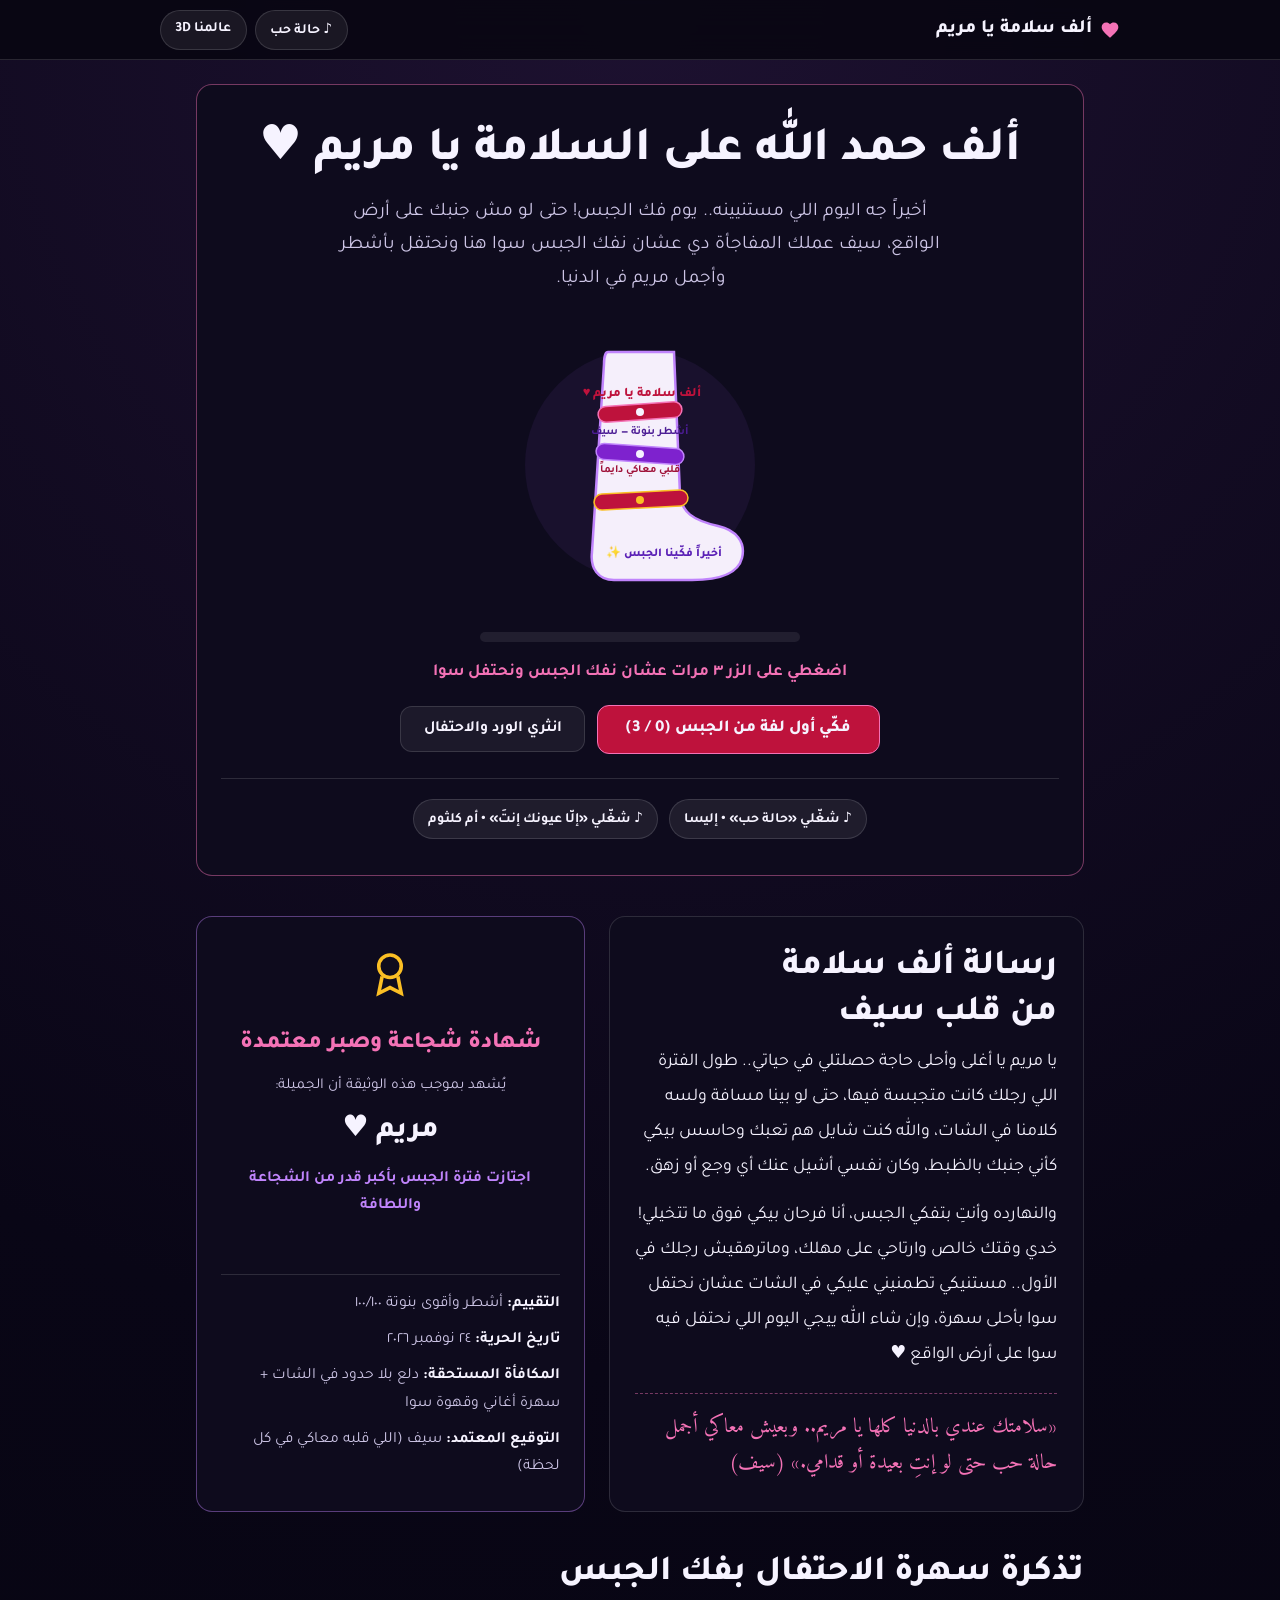
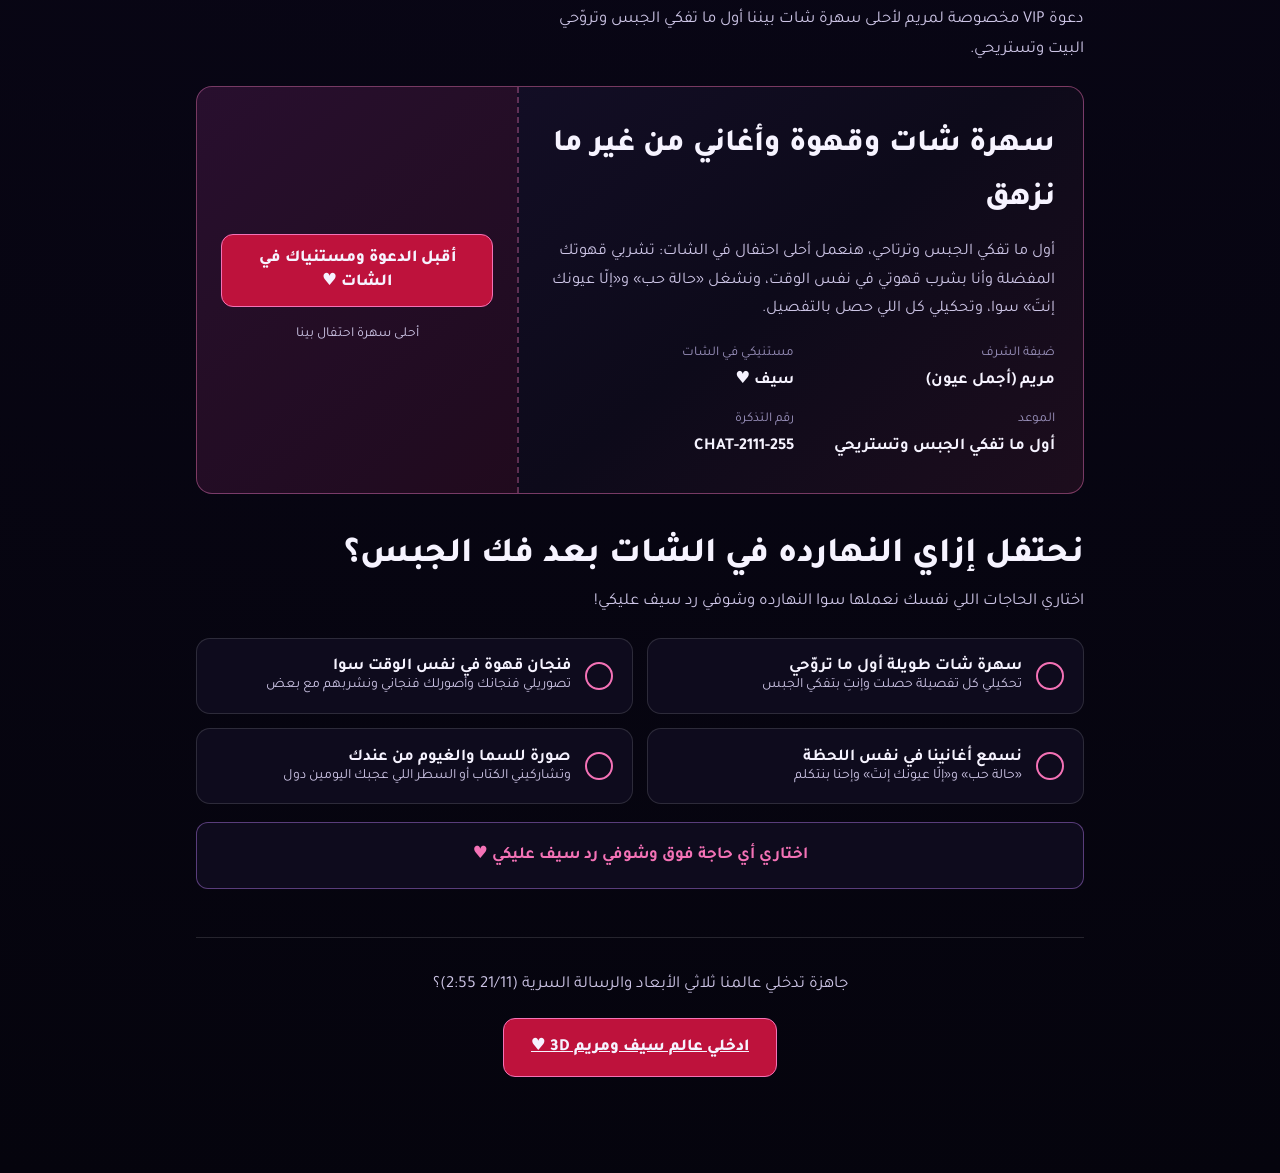
<file: salamtek.html>
<!DOCTYPE html>
<html lang="ar" dir="rtl">
<head>
  <meta charset="UTF-8" />
  <meta name="viewport" content="width=device-width, initial-scale=1.0, viewport-fit=cover" />
  <meta http-equiv="Cache-Control" content="no-cache, no-store, must-revalidate" />
  <meta name="theme-color" content="#05040d" />
  <meta name="apple-mobile-web-app-capable" content="yes" />
  <meta property="og:type" content="website" />
  <meta property="og:title" content="ألف حمد الله على السلامة يا مريم ♥ | مفاجأة فك الجبس من سيف" />
  <meta property="og:description" content="أخيراً هتفكي الجبس يا أشطر مريم! حتى لو بينا مسافة ولسه كلامنا في الشات، سيف عملك المفاجأة دي عشان يحتفل بيكي ♥" />
  <meta property="og:image" content="https://saiffouad010.github.io/mariam/assets/vinyl-cover.jpg" />
  <title>ألف سلامة يا مريم ♥ | مفاجأة فك الجبس من سيف</title>
  <link rel="preconnect" href="https://fonts.googleapis.com" />
  <link rel="preconnect" href="https://fonts.gstatic.com" crossorigin />
  <link
    href="https://fonts.googleapis.com/css2?family=Amiri:ital,wght@0,400;0,700;1,400&family=Cairo:wght@400;700;800&family=Courier+Prime:wght@400;700&family=Tajawal:wght@400;700;800&display=swap"
    rel="stylesheet"
  />
  <link rel="stylesheet" href="salamtek.css?v=20261124b" />
</head>
<body>
  <canvas id="celebration-canvas" aria-hidden="true"></canvas>

  <header class="top-nav">
    <div class="top-nav-inner">
      <a href="#cast-hero" class="nav-brand">
        <svg width="20" height="20" viewBox="0 0 24 24" fill="currentColor" aria-hidden="true">
          <path d="M12 21.35l-1.45-1.32C5.4 15.36 2 12.28 2 8.5 2 5.42 4.42 3 7.5 3c1.74 0 3.41.81 4.5 2.09C13.09 3.81 14.76 3 16.5 3 19.58 3 22 5.42 22 8.5c0 3.78-3.4 6.86-8.55 11.54L12 21.35z" />
        </svg>
        <span>ألف سلامة يا مريم</span>
      </a>

      <div class="nav-actions">
        <button type="button" class="pill-btn" id="top-play-elissa-btn">
          <span>♪ حالة حب</span>
        </button>
        <a href="modern.html" class="pill-btn">
          <span>عالمنا 3D</span>
        </a>
      </div>
    </div>
  </header>

  <main class="surprise-shell">
    <!-- Stage 1: Interactive Cast Unwrapping Hero -->
    <section class="cast-hero-panel" id="cast-hero">
      <h1 class="hero-main-heading">ألف حمد الله على السلامة يا مريم ♥</h1>
      <p class="hero-subcopy">
        أخيراً جه اليوم اللي مستنيينه.. يوم فك الجبس! حتى لو مش جنبك على أرض الواقع، سيف عملك المفاجأة دي عشان نفك الجبس سوا هنا ونحتفل بأشطر وأجمل مريم في الدنيا.
      </p>

      <div class="cast-visual-stage">
        <svg class="cast-svg" id="cast-svg" viewBox="0 0 320 290" fill="none" aria-label="رسمة تفاعلية للجبس وعليه توقيعات سيف لمريم">
          <circle cx="160" cy="145" r="115" fill="#1f1436" opacity="0.65" />

          <path
            d="M128 32 H194 L200 175 C202 192, 212 200, 238 206 C256 210, 266 222, 262 238 C258 254, 240 260, 212 260 H134 C118 260, 110 248, 112 232 L124 44 C124 36, 126 32, 128 32 Z"
            fill="#f5effb"
            stroke="#c084fc"
            stroke-width="2.5"
          />

          <text x="162" y="76" text-anchor="middle" fill="#be123c" font-family="Tajawal, sans-serif" font-weight="800" font-size="13">ألف سلامة يا مريم ♥</text>
          <text x="160" y="114" text-anchor="middle" fill="#4c1d95" font-family="Tajawal, sans-serif" font-weight="700" font-size="11.5">أشطر بنوتة — سيف</text>
          <text x="160" y="152" text-anchor="middle" fill="#9f1239" font-family="Tajawal, sans-serif" font-weight="700" font-size="11">قلبي معاكي دايماً</text>
          <text x="184" y="236" text-anchor="middle" fill="#5b21b6" font-family="Tajawal, sans-serif" font-weight="800" font-size="12">أخيراً فكّينا الجبس ✨</text>

          <g class="cast-band-1">
            <rect x="118" y="84" width="84" height="16" rx="8" fill="#be123c" stroke="#f472b6" stroke-width="1.5" transform="rotate(-4 160 92)" />
            <circle cx="160" cy="92" r="4" fill="#f6f3ff" />
          </g>

          <g class="cast-band-2">
            <rect x="116" y="126" width="88" height="16" rx="8" fill="#7e22ce" stroke="#c084fc" stroke-width="1.5" transform="rotate(4 160 134)" />
            <circle cx="160" cy="134" r="4" fill="#f6f3ff" />
          </g>

          <g class="cast-band-3">
            <rect x="114" y="172" width="94" height="16" rx="8" fill="#be123c" stroke="#fbbf24" stroke-width="1.5" transform="rotate(-3 160 180)" />
            <circle cx="160" cy="180" r="4" fill="#fbbf24" />
          </g>
        </svg>

        <div class="freed-emblem" id="freed-emblem">
          <svg width="112" height="112" viewBox="0 0 120 120" fill="none" aria-hidden="true">
            <circle cx="60" cy="60" r="52" fill="#1f1233" stroke="#f472b6" stroke-width="2.5" />
            <path d="M60 28 C68 38, 72 52, 60 66 C48 52, 52 38, 60 28 Z" fill="#be123c" stroke="#f6f3ff" stroke-width="1.5" />
            <path d="M40 52 C48 54, 54 62, 60 66 C66 62, 72 54, 80 52" stroke="#f472b6" stroke-width="2.2" stroke-linecap="round" />
            <path d="M60 66 V94" stroke="#34d399" stroke-width="3" stroke-linecap="round" />
            <path d="M60 80 C50 75, 44 77, 42 82 C48 85, 55 83, 60 80 Z" fill="#34d399" />
            <path d="M60 76 C70 71, 76 73, 78 78 C72 81, 65 79, 60 76 Z" fill="#34d399" />
            <circle cx="60" cy="46" r="5" fill="#fbbf24" />
          </svg>
          <div style="font-weight:800;font-size:1.55rem;color:var(--accent-pink);">مبروك فك الجبس يا حبيبتي!</div>
          <p style="color:var(--text-secondary);max-width:42ch;">
            ألف سلامة على رجلك الحلوة يا مريم.. طمنيني عليكي في الشات أول ما تخلصي ♥
          </p>
        </div>
      </div>

      <div class="unwrap-progress-track" aria-hidden="true">
        <div class="unwrap-progress-fill" id="unwrap-progress-fill"></div>
      </div>

      <p class="unwrap-status-msg" id="unwrap-status-msg" role="status" aria-live="polite">
        اضغطي على الزر ٣ مرات عشان نفك الجبس ونحتفل سوا
      </p>

      <div class="unwrap-controls-row">
        <button type="button" class="btn-rose" id="unwrap-cast-btn">
          <span id="unwrap-btn-text">فكّي أول لفة من الجبس (0 / 3)</span>
        </button>

        <button type="button" class="btn-outline" id="shower-celebration-btn">
          <span>انثري الورد والاحتفال</span>
        </button>
      </div>

      <div class="music-bar-card">
        <button type="button" class="pill-btn" id="play-elissa-btn">
          <span id="elissa-btn-label">♪ شغّلي «حالة حب» • إليسا</span>
        </button>
        <button type="button" class="pill-btn" id="play-umm-btn">
          <span id="umm-btn-label">♪ شغّلي «إلّا عيونك إنتَ» • أم كلثوم</span>
        </button>
      </div>

      <audio id="audio-elissa" src="assets/halet-hob.mp3" preload="metadata" playsinline></audio>
      <audio id="audio-umm" src="assets/ella-oyounak-enta.mp3" preload="metadata" playsinline></audio>
    </section>

    <!-- Stage 2: Heartfelt Recovery Letter & Official Courage Certificate -->
    <section class="section-block two-col-grid">
      <article class="glass-panel">
        <div>
          <h2 class="section-title">رسالة ألف سلامة من قلب سيف</h2>
          <p class="letter-prose">
            يا مريم يا أغلى وأحلى حاجة حصلتلي في حياتي.. طول الفترة اللي رجلك كانت متجبسة فيها، حتى لو بينا مسافة ولسه كلامنا في الشات، والله كنت شايل هم تعبك وحاسس بيكي كأني جنبك بالظبط، وكان نفسي أشيل عنك أي وجع أو زهق.
          </p>
          <p class="letter-prose" style="margin-top:0.85rem;">
            والنهارده وأنتِ بتفكي الجبس، أنا فرحان بيكي فوق ما تتخيلي! خدي وقتك خالص وارتاحي على مهلك، وماترهقيش رجلك في الأول.. مستنيكي تطمنيني عليكي في الشات عشان نحتفل سوا بأحلى سهرة، وإن شاء الله ييجي اليوم اللي نحتفل فيه سوا على أرض الواقع ♥
          </p>
        </div>

        <blockquote class="letter-quote">
          «سلامتك عندي بالدنيا كلها يا مريم.. وبعيش معاكي أجمل حالة حب حتى لو إنتِ بعيدة أو قدامي.» (سيف)
        </blockquote>
      </article>

      <article class="certificate-panel">
        <div>
          <svg class="cert-wreath" width="54" height="54" viewBox="0 0 24 24" fill="none" stroke="currentColor" stroke-width="1.6" aria-hidden="true">
            <circle cx="12" cy="9" r="5" />
            <path d="M8.5 13.5 7 21l5-2.5L17 21l-1.5-7.5" />
          </svg>
          <h2 class="cert-heading">شهادة شجاعة وصبر معتمدة</h2>
          <p style="color:var(--text-secondary);font-size:0.95rem;">يُشهد بموجب هذه الوثيقة أن الجميلة:</p>
          <div class="cert-recipient">مريم ♥</div>
          <p style="color:var(--accent-violet);font-weight:700;font-size:0.98rem;">
            اجتازت فترة الجبس بأكبر قدر من الشجاعة واللطافة
          </p>
        </div>

        <ul class="cert-details-list">
          <li><strong>التقييم:</strong> أشطر وأقوى بنوتة ١٠٠/١٠٠</li>
          <li><strong>تاريخ الحرية:</strong> ٢٤ نوفمبر ٢٠٢٦</li>
          <li><strong>المكافأة المستحقة:</strong> دلع بلا حدود في الشات + سهرة أغاني وقهوة سوا</li>
          <li><strong>التوقيع المعتمد:</strong> سيف (اللي قلبه معاكي في كل لحظة)</li>
        </ul>
      </article>
    </section>

    <!-- Stage 3: VIP Chat Celebration Pass -->
    <section class="section-block">
      <h2 class="section-title">تذكرة سهرة الاحتفال بفك الجبس</h2>
      <p class="section-desc">
        دعوة VIP مخصوصة لمريم لأحلى سهرة شات بيننا أول ما تفكي الجبس وتروّحي البيت وتستريحي.
      </p>

      <div class="vip-ticket">
        <div class="ticket-main-side">
          <h3 class="ticket-heading">سهرة شات وقهوة وأغاني من غير ما نزهق</h3>
          <p style="color:var(--text-secondary);font-size:1.02rem;">
            أول ما تفكي الجبس وترتاحي، هنعمل أحلى احتفال في الشات: تشربي قهوتك المفضلة وأنا بشرب قهوتي في نفس الوقت، ونشغل «حالة حب» و«إلّا عيونك إنتَ» سوا، وتحكيلي كل اللي حصل بالتفصيل.
          </p>

          <div class="ticket-meta-grid">
            <div>
              <span class="ticket-field-label">ضيفة الشرف</span>
              <span class="ticket-field-val">مريم (أجمل عيون)</span>
            </div>
            <div>
              <span class="ticket-field-label">مستنيكي في الشات</span>
              <span class="ticket-field-val">سيف ♥</span>
            </div>
            <div>
              <span class="ticket-field-label">الموعد</span>
              <span class="ticket-field-val">أول ما تفكي الجبس وتستريحي</span>
            </div>
            <div>
              <span class="ticket-field-label">رقم التذكرة</span>
              <span class="ticket-field-val tabular-nums">CHAT-2111-255</span>
            </div>
          </div>
        </div>

        <div class="ticket-stub-side">
          <div class="ticket-stamp-badge" id="ticket-stamp-badge">تم الحجز بالحب ✓</div>
          <button type="button" class="btn-rose" id="claim-ticket-btn" style="width:100%;">
            <span id="claim-ticket-label">أقبل الدعوة ومستنياك في الشات ♥</span>
          </button>
          <span style="font-size:0.86rem;color:var(--text-secondary);">أحلى سهرة احتفال بينا</span>
        </div>
      </div>
    </section>

    <!-- Stage 4: Interactive Post-Cast Online Couple Wishlist -->
    <section class="section-block">
      <h2 class="section-title">نحتفل إزاي النهارده في الشات بعد فك الجبس؟</h2>
      <p class="section-desc">
        اختاري الحاجات اللي نفسك نعملها سوا النهارده وشوفي رد سيف عليكي!
      </p>

      <div class="wishlist-grid" id="wishlist-grid">
        <button type="button" class="wish-item-btn" data-wish="chat-story" data-reply="مستني رسالتك بفارغ الصبر عشان تطمنيني عليكي وتحكيلي كل لحظة يا مريم ♥">
          <span class="wish-check-circle" aria-hidden="true"></span>
          <span>
            <span class="wish-text-title">سهرة شات طويلة أول ما تروّحي</span>
            <span class="wish-text-sub">تحكيلي كل تفصيلة حصلت وإنتِ بتفكي الجبس</span>
          </span>
        </button>

        <button type="button" class="wish-item-btn" data-wish="sync-coffee" data-reply="اتفقنا! هنعمل القهوة في نفس الدقيقة ونصورها لبعض ونشربها سوا يا أحلى مريم ♥">
          <span class="wish-check-circle" aria-hidden="true"></span>
          <span>
            <span class="wish-text-title">فنجان قهوة في نفس الوقت سوا</span>
            <span class="wish-text-sub">تصوريلي فنجانك وأصورلك فنجاني ونشربهم مع بعض</span>
          </span>
        </button>

        <button type="button" class="wish-item-btn" data-wish="sync-songs" data-reply="هنشغل «حالة حب» و«إلّا عيونك إنتَ» في نفس الثانية ونعيش الجو سوا ♥">
          <span class="wish-check-circle" aria-hidden="true"></span>
          <span>
            <span class="wish-text-title">نسمع أغانينا في نفس اللحظة</span>
            <span class="wish-text-sub">«حالة حب» و«إلّا عيونك إنتَ» وإحنا بنتكلم</span>
          </span>
        </button>

        <button type="button" class="wish-item-btn" data-wish="sky-books" data-reply="مستني أشوف السما والغيوم من تصويرك، وبحب أسمع رأيك في كل كتاب بتقرأيه ♥">
          <span class="wish-check-circle" aria-hidden="true"></span>
          <span>
            <span class="wish-text-title">صورة للسما والغيوم من عندك</span>
            <span class="wish-text-sub">وتشاركيني الكتاب أو السطر اللي عجبك اليومين دول</span>
          </span>
        </button>
      </div>

      <div class="wish-reaction-bar" id="wish-reaction-bar" role="status" aria-live="polite">
        اختاري أي حاجة فوق وشوفي رد سيف عليكي ♥
      </div>
    </section>

    <!-- Portal Back to Full 3D Universe Site -->
    <footer class="footer-portal-cta">
      <p>جاهزة تدخلي عالمنا ثلاثي الأبعاد والرسالة السرية (21/11 2:55)؟</p>
      <a href="modern.html" class="btn-rose">
        <span>ادخلي عالم سيف ومريم 3D ♥</span>
      </a>
    </footer>
  </main>

  <script src="salamtek.js?v=20261124b"></script>
</body>
</html>
</file>
<file: salamtek.css>
@charset "UTF-8";

:root {
  --bg-deep: #05040d;
  --bg-surface: #0e0b1d;
  --bg-elevated: #17122e;

  --text-primary: #f6f3ff;
  --text-secondary: #cdc5e6;
  --text-muted: #9b92bd;

  --accent-rose: #be123c;
  --accent-rose-hover: #9f1239;
  --accent-pink: #f472b6;
  --accent-violet: #c084fc;
  --accent-gold: #fbbf24;
  --accent-mint: #34d399;

  --border-subtle: rgba(255, 255, 255, 0.13);
  --border-rose: rgba(244, 114, 182, 0.45);
  --border-violet: rgba(192, 132, 252, 0.42);

  --font-sans: 'Tajawal', 'Cairo', system-ui, -apple-system, sans-serif;
  --font-poetic: 'Amiri', Georgia, serif;
  --font-mono: 'Courier Prime', monospace;

  --ease-out-expo: cubic-bezier(0.16, 1, 0.3, 1);
}

*,
*::before,
*::after {
  box-sizing: border-box;
  margin: 0;
  padding: 0;
  -webkit-tap-highlight-color: transparent;
}

::selection {
  background-color: var(--accent-rose);
  color: var(--text-primary);
}

html {
  scroll-behavior: smooth;
  font-size: 16px;
  scrollbar-width: thin;
  scrollbar-color: var(--accent-violet) var(--bg-deep);
}

body {
  background: radial-gradient(circle at 50% 0%, #1d1130 0%, #090616 48%, #05040d 100%);
  color: var(--text-primary);
  font-family: var(--font-sans);
  line-height: 1.75;
  min-height: 100vh;
  min-height: 100dvh;
  overflow-x: hidden;
  padding-left: env(safe-area-inset-left);
  padding-right: env(safe-area-inset-right);
}

button,
a,
input {
  font-family: inherit;
  color: inherit;
  touch-action: manipulation;
}

:focus-visible {
  outline: 2px solid var(--accent-violet);
  outline-offset: 3px;
}

.tabular-nums {
  font-variant-numeric: tabular-nums;
}

/* Celebration Canvas (Petals + Sparkles) */
#celebration-canvas {
  position: fixed;
  inset: 0;
  width: 100%;
  height: 100%;
  z-index: 40;
  pointer-events: none;
}

/* Sticky Top Bar */
.top-nav {
  position: sticky;
  top: 0;
  z-index: 30;
  background: rgba(8, 6, 18, 0.88);
  backdrop-filter: blur(16px);
  -webkit-backdrop-filter: blur(16px);
  border-bottom: 1px solid var(--border-subtle);
  padding: max(0.6rem, env(safe-area-inset-top)) 1rem 0.6rem;
}

.top-nav-inner {
  max-width: 960px;
  margin: 0 auto;
  display: flex;
  align-items: center;
  justify-content: space-between;
  gap: 0.75rem;
  flex-wrap: wrap;
}

.nav-brand {
  display: inline-flex;
  align-items: center;
  gap: 0.5rem;
  font-weight: 800;
  font-size: 1.18rem;
  text-decoration: none;
  color: var(--text-primary);
}

.nav-brand svg {
  color: var(--accent-pink);
}

.nav-actions {
  display: flex;
  align-items: center;
  gap: 0.5rem;
  flex-wrap: wrap;
}

.pill-btn {
  background: rgba(255, 255, 255, 0.07);
  border: 1px solid var(--border-subtle);
  color: var(--text-primary);
  padding: 0.42rem 0.9rem;
  min-height: 40px;
  border-radius: 999px;
  font-size: 0.88rem;
  font-weight: 700;
  text-decoration: none;
  cursor: pointer;
  display: inline-flex;
  align-items: center;
  gap: 0.4rem;
  transition: background-color 0.2s, border-color 0.2s;
}

.pill-btn:hover {
  background: rgba(255, 255, 255, 0.14);
  border-color: var(--border-violet);
}

.pill-btn.is-active {
  background: var(--accent-rose);
  border-color: var(--accent-pink);
}

/* Main Shell */
.surprise-shell {
  max-width: 920px;
  margin: 0 auto;
  padding: 1.5rem 1rem max(4rem, env(safe-area-inset-bottom));
  position: relative;
  z-index: 2;
}

.section-block {
  margin-top: 2.5rem;
}

.section-title {
  font-weight: 800;
  font-size: clamp(1.55rem, 4vw, 2.2rem);
  color: var(--text-primary);
  margin-bottom: 0.45rem;
  line-height: 1.3;
  text-wrap: balance;
}

.section-desc {
  color: var(--text-secondary);
  font-size: 1.05rem;
  max-width: 62ch;
  margin-bottom: 1.35rem;
  text-wrap: pretty;
}

/* Buttons */
.btn-rose {
  background: var(--accent-rose);
  border: 1px solid var(--accent-pink);
  color: var(--text-primary);
  padding: 0.85rem 1.7rem;
  min-height: 48px;
  border-radius: 12px;
  font-size: 1.05rem;
  font-weight: 800;
  cursor: pointer;
  display: inline-flex;
  align-items: center;
  justify-content: center;
  gap: 0.55rem;
  transition: background-color 0.2s, transform 0.2s var(--ease-out-expo);
}

@media (hover: hover) {
  .btn-rose:hover {
    background: var(--accent-rose-hover);
    transform: translateY(-2px);
  }
}

.btn-rose:active {
  transform: scale(0.97);
}

.btn-outline {
  background: rgba(255, 255, 255, 0.06);
  border: 1px solid var(--border-subtle);
  color: var(--text-primary);
  padding: 0.8rem 1.4rem;
  min-height: 46px;
  border-radius: 12px;
  font-size: 0.98rem;
  font-weight: 700;
  cursor: pointer;
  text-decoration: none;
  display: inline-flex;
  align-items: center;
  justify-content: center;
  gap: 0.5rem;
  transition: background-color 0.2s, border-color 0.2s;
}

.btn-outline:hover {
  background: rgba(255, 255, 255, 0.12);
  border-color: var(--border-violet);
}

/* ==========================================================================
   Stage 1: Interactive Virtual Cast Unwrapping Hero
   ========================================================================== */
.cast-hero-panel {
  background: var(--bg-surface);
  border: 1px solid var(--border-rose);
  border-radius: 16px;
  padding: 2.25rem 1.5rem;
  text-align: center;
  position: relative;
  overflow: hidden;
}

.hero-main-heading {
  font-weight: 800;
  font-size: clamp(1.9rem, 5.5vw, 3rem);
  line-height: 1.3;
  color: var(--text-primary);
  margin-bottom: 0.75rem;
  text-wrap: balance;
}

.hero-subcopy {
  font-size: clamp(1.04rem, 2.5vw, 1.2rem);
  color: var(--text-secondary);
  max-width: 56ch;
  margin: 0 auto 1.5rem;
  text-wrap: pretty;
}

.cast-visual-stage {
  position: relative;
  width: min(320px, 84vw);
  margin: 0.5rem auto 1.35rem;
  display: flex;
  flex-direction: column;
  align-items: center;
  justify-content: center;
}

.cast-svg {
  width: 100%;
  height: auto;
  transition: transform 0.5s var(--ease-out-expo), opacity 0.5s;
}

.cast-band-1,
.cast-band-2,
.cast-band-3 {
  transition: transform 0.6s var(--ease-out-expo), opacity 0.5s;
  transform-origin: center;
}

.cast-svg.step-1 .cast-band-1 {
  transform: translateX(48px) rotate(12deg);
  opacity: 0;
}

.cast-svg.step-2 .cast-band-1 {
  transform: translateX(48px) rotate(12deg);
  opacity: 0;
}

.cast-svg.step-2 .cast-band-2 {
  transform: translateX(-48px) rotate(-12deg);
  opacity: 0;
}

.cast-svg.is-freed {
  display: none;
}

.freed-emblem {
  display: none;
  flex-direction: column;
  align-items: center;
  gap: 0.75rem;
  padding: 1.25rem 0;
}

.freed-emblem.is-visible {
  display: flex;
  animation: popReveal 0.65s var(--ease-out-expo) forwards;
}

@keyframes popReveal {
  from {
    opacity: 0;
    transform: scale(0.92) translateY(10px);
  }
  to {
    opacity: 1;
    transform: scale(1) translateY(0);
  }
}

.unwrap-progress-track {
  width: min(320px, 100%);
  height: 10px;
  background: rgba(255, 255, 255, 0.08);
  border-radius: 999px;
  overflow: hidden;
  margin: 0 auto 1rem;
}

.unwrap-progress-fill {
  height: 100%;
  width: 0%;
  background: linear-gradient(90deg, var(--accent-rose), var(--accent-pink), var(--accent-violet));
  border-radius: 999px;
  transition: width 0.45s var(--ease-out-expo);
}

.unwrap-status-msg {
  font-size: 1.06rem;
  font-weight: 700;
  color: var(--accent-pink);
  min-height: 1.8em;
  margin-bottom: 1rem;
}

.unwrap-controls-row {
  display: flex;
  align-items: center;
  justify-content: center;
  flex-wrap: wrap;
  gap: 0.75rem;
}

/* Dual Song Switcher Bar */
.music-bar-card {
  margin-top: 1.5rem;
  padding-top: 1.25rem;
  border-top: 1px solid var(--border-subtle);
  display: flex;
  align-items: center;
  justify-content: center;
  flex-wrap: wrap;
  gap: 0.65rem;
}

/* ==========================================================================
   Stage 2: Heartfelt Recovery Letter & Bravery Certificate
   ========================================================================== */
.two-col-grid {
  display: grid;
  grid-template-columns: 1.1fr 0.9fr;
  gap: 1.5rem;
  align-items: stretch;
}

.glass-panel {
  background: var(--bg-surface);
  border: 1px solid var(--border-subtle);
  border-radius: 16px;
  padding: 1.85rem 1.6rem;
  display: flex;
  flex-direction: column;
  justify-content: space-between;
}

.letter-prose {
  font-size: 1.12rem;
  color: var(--text-primary);
  line-height: 1.95;
  text-wrap: pretty;
}

.letter-quote {
  margin-top: 1.25rem;
  padding-top: 1rem;
  border-top: 1px dashed var(--border-rose);
  font-family: var(--font-poetic);
  font-size: 1.28rem;
  color: var(--accent-pink);
}

/* Bravery Certificate */
.certificate-panel {
  background: var(--bg-surface);
  border: 1px solid var(--border-violet);
  border-radius: 16px;
  padding: 1.85rem 1.5rem;
  text-align: center;
  display: flex;
  flex-direction: column;
  justify-content: space-between;
}

.cert-wreath {
  margin: 0 auto 0.75rem;
  color: var(--accent-gold);
}

.cert-heading {
  font-weight: 800;
  font-size: 1.45rem;
  color: var(--accent-pink);
  margin-bottom: 0.5rem;
}

.cert-recipient {
  font-weight: 800;
  font-size: 1.85rem;
  color: var(--text-primary);
  margin: 0.45rem 0;
}

.cert-details-list {
  list-style: none;
  text-align: right;
  margin-top: 1rem;
  padding-top: 1rem;
  border-top: 1px solid var(--border-subtle);
  display: flex;
  flex-direction: column;
  gap: 0.55rem;
  font-size: 0.98rem;
  color: var(--text-secondary);
}

.cert-details-list strong {
  color: var(--text-primary);
}

/* ==========================================================================
   Stage 3: VIP Boarding Pass Ticket for First Walk & Coffee Date
   ========================================================================== */
.vip-ticket {
  background: linear-gradient(140deg, #16102c 0%, #0d0a1a 60%, #1d0d1d 100%);
  border: 1px solid var(--border-rose);
  border-radius: 16px;
  overflow: hidden;
  display: grid;
  grid-template-columns: 1.5fr 0.85fr;
  position: relative;
}

.ticket-main-side {
  padding: 2rem 1.75rem;
  border-left: 2px dashed rgba(244, 114, 182, 0.35);
}

.ticket-stub-side {
  padding: 2rem 1.5rem;
  display: flex;
  flex-direction: column;
  align-items: center;
  justify-content: center;
  text-align: center;
  gap: 0.9rem;
  background: rgba(190, 18, 60, 0.1);
}

.ticket-heading {
  font-weight: 800;
  font-size: clamp(1.45rem, 3.5vw, 1.95rem);
  color: var(--text-primary);
  margin-bottom: 0.65rem;
}

.ticket-meta-grid {
  display: grid;
  grid-template-columns: 1fr 1fr;
  gap: 0.85rem;
  margin-top: 1.15rem;
}

.ticket-field-label {
  display: block;
  font-size: 0.84rem;
  color: var(--text-muted);
}

.ticket-field-val {
  font-weight: 700;
  font-size: 1.04rem;
  color: var(--text-primary);
}

.ticket-stamp-badge {
  display: none;
  padding: 0.5rem 1.1rem;
  border: 2px solid var(--accent-mint);
  border-radius: 10px;
  color: var(--accent-mint);
  font-weight: 800;
  font-size: 1rem;
  transform: rotate(-4deg);
}

.ticket-stamp-badge.is-stamped {
  display: inline-block;
  animation: popReveal 0.45s var(--ease-out-expo) forwards;
}

/* ==========================================================================
   Stage 4: Post-Cast Wishlist Checklist
   ========================================================================== */
.wishlist-grid {
  display: grid;
  grid-template-columns: repeat(2, 1fr);
  gap: 0.9rem;
}

.wish-item-btn {
  background: var(--bg-surface);
  border: 1px solid var(--border-subtle);
  border-radius: 14px;
  padding: 1.15rem 1.2rem;
  min-height: 68px;
  text-align: right;
  cursor: pointer;
  display: flex;
  align-items: center;
  gap: 0.85rem;
  transition: border-color 0.2s, background-color 0.2s, transform 0.2s;
}

.wish-item-btn:hover {
  border-color: var(--border-violet);
}

.wish-item-btn.is-checked {
  background: rgba(190, 18, 60, 0.2);
  border-color: var(--accent-pink);
}

.wish-check-circle {
  width: 28px;
  height: 28px;
  flex-shrink: 0;
  border-radius: 50%;
  border: 2px solid var(--accent-pink);
  display: grid;
  place-items: center;
  color: var(--text-primary);
  font-size: 0.95rem;
  font-weight: 800;
}

.wish-item-btn.is-checked .wish-check-circle {
  background: var(--accent-rose);
  border-color: var(--accent-pink);
}

.wish-text-title {
  display: block;
  font-weight: 700;
  font-size: 1.04rem;
  color: var(--text-primary);
}

.wish-text-sub {
  display: block;
  font-size: 0.88rem;
  color: var(--text-secondary);
}

.wish-reaction-bar {
  margin-top: 1.15rem;
  padding: 1.1rem 1.3rem;
  background: var(--bg-surface);
  border: 1px solid var(--border-violet);
  border-radius: 12px;
  color: var(--accent-pink);
  font-weight: 700;
  font-size: 1.06rem;
  text-align: center;
}

/* Footer CTA back to Main 3D Universe */
.footer-portal-cta {
  margin-top: 3rem;
  text-align: center;
  padding: 2rem 1.25rem;
  border-top: 1px solid var(--border-subtle);
}

.footer-portal-cta p {
  color: var(--text-secondary);
  margin-bottom: 1.15rem;
  font-size: 1.06rem;
}

/* ==========================================================================
   Mobile Responsive
   ========================================================================== */
@media (max-width: 768px) {
  .two-col-grid,
  .vip-ticket,
  .wishlist-grid {
    grid-template-columns: 1fr;
  }

  .ticket-main-side {
    border-left: none;
    border-bottom: 2px dashed rgba(244, 114, 182, 0.35);
    padding: 1.5rem 1.25rem;
  }

  .ticket-stub-side {
    padding: 1.5rem 1.25rem;
  }

  .cast-hero-panel,
  .glass-panel,
  .certificate-panel {
    padding: 1.5rem 1.15rem;
  }

  .unwrap-controls-row {
    flex-direction: column;
    width: 100%;
  }

  .unwrap-controls-row button {
    width: 100%;
  }

  .ticket-meta-grid {
    grid-template-columns: 1fr;
  }
}

@media (prefers-reduced-motion: reduce) {
  *,
  *::before,
  *::after {
    animation-duration: 0.01ms !important;
    animation-iteration-count: 1 !important;
    transition-duration: 0.15s !important;
    scroll-behavior: auto !important;
  }
}
</file>
